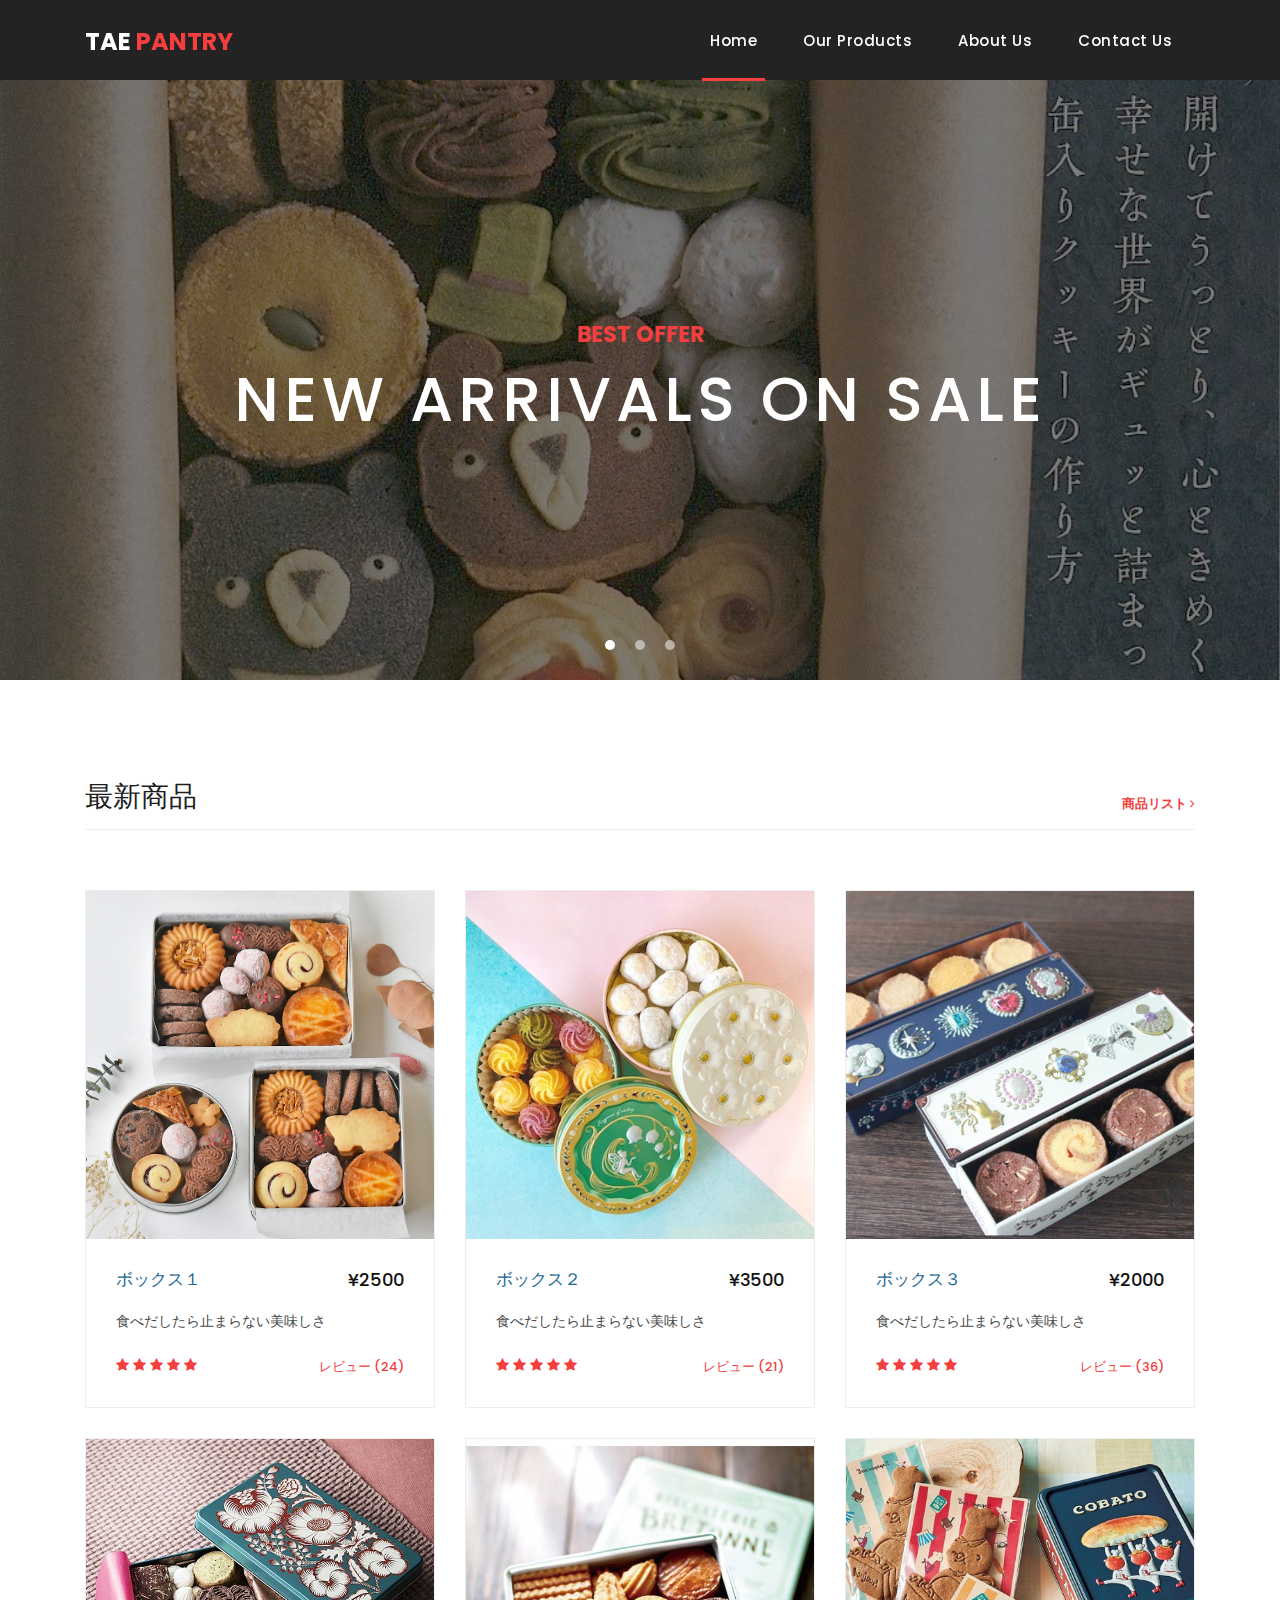
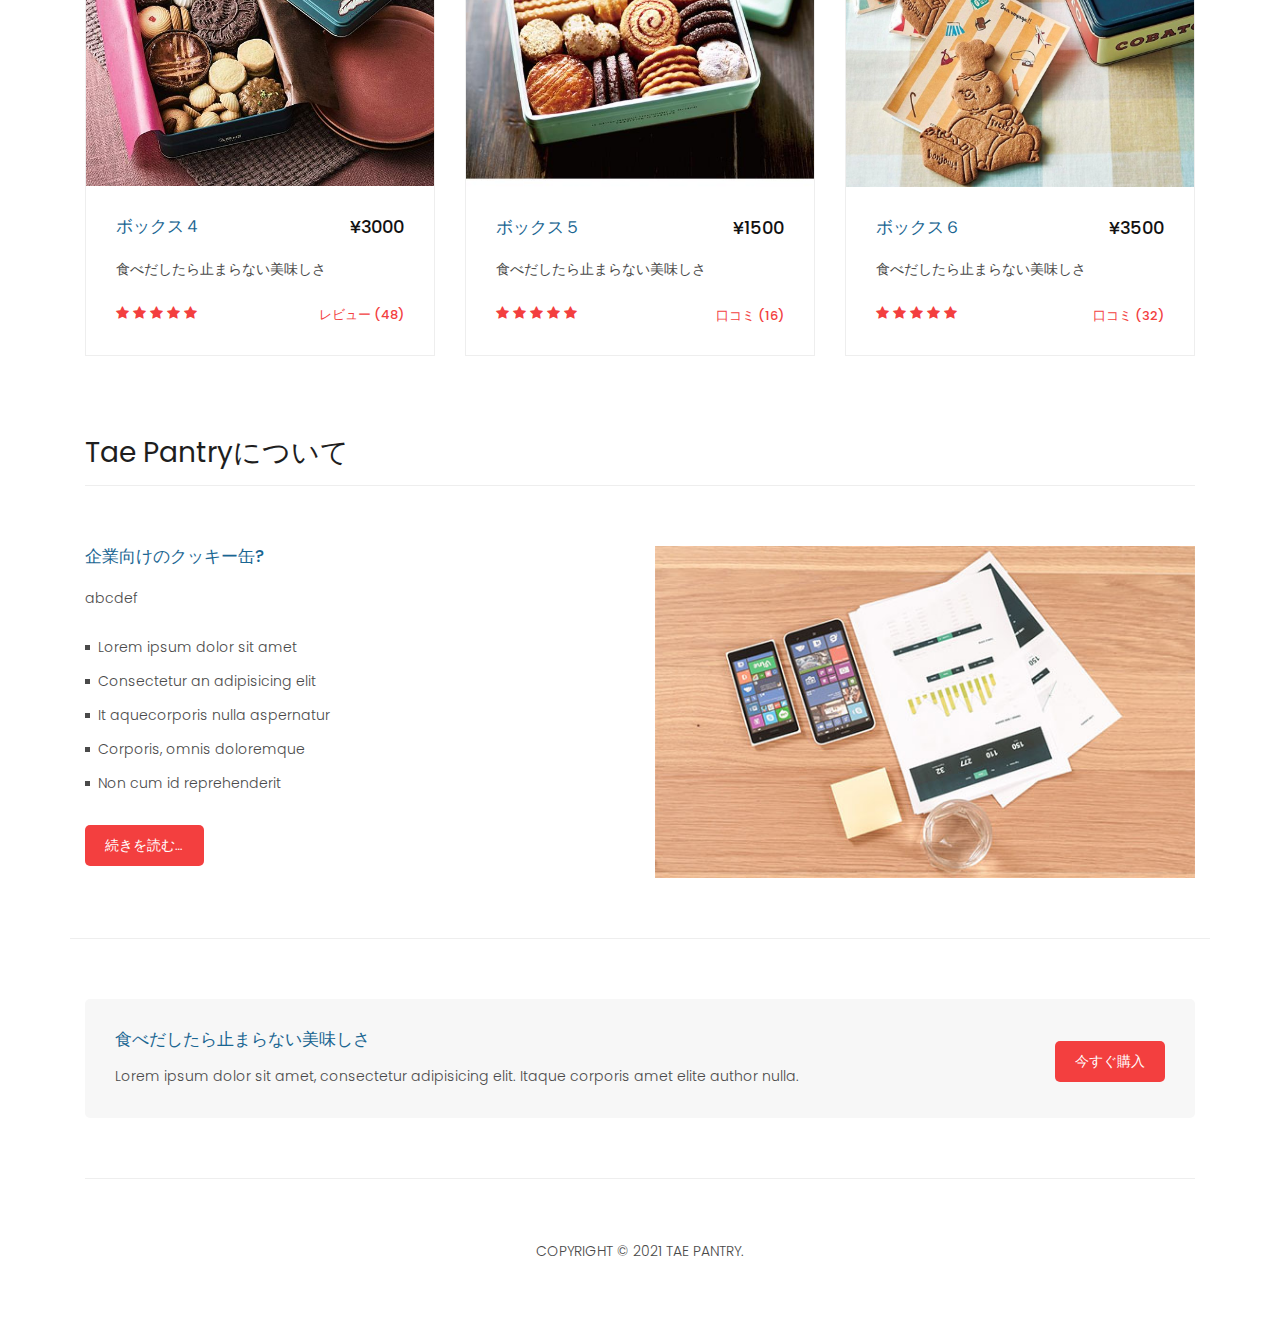
<file: index.html>
<!DOCTYPE html>
<html lang="en">

  <head>

    <meta charset="utf-8">
    <meta name="viewport" content="width=device-width, initial-scale=1, shrink-to-fit=no">
    <meta name="description" content="">
    <meta name="author" content="">
    <link href="https://fonts.googleapis.com/css?family=Poppins:100,200,300,400,500,600,700,800,900&display=swap" rel="stylesheet">

    <title>企業向けクッキー缶</title>

    <!-- Bootstrap core CSS -->
    <link href="vendor/bootstrap/css/bootstrap.min.css" rel="stylesheet">
<!--

TemplateMo 546 Sixteen Clothing

https://templatemo.com/tm-546-sixteen-clothing

-->

    <!-- Additional CSS Files -->
    <link rel="stylesheet" href="assets/css/fontawesome.css">
    <link rel="stylesheet" href="assets/css/templatemo-sixteen.css">
    <link rel="stylesheet" href="assets/css/owl.css">

  </head>

  <body>

    <!-- ***** Preloader Start ***** -->
    <div id="preloader">
        <div class="jumper">
            <div></div>
            <div></div>
            <div></div>
        </div>
    </div>  
    <!-- ***** Preloader End ***** -->

    <!-- Header -->
    <header class="">
      <nav class="navbar navbar-expand-lg">
        <div class="container">
          <a class="navbar-brand" href="index.html"><h2>Tae <em>Pantry</em></h2></a>
          <button class="navbar-toggler" type="button" data-toggle="collapse" data-target="#navbarResponsive" aria-controls="navbarResponsive" aria-expanded="false" aria-label="Toggle navigation">
            <span class="navbar-toggler-icon"></span>
          </button>
          <div class="collapse navbar-collapse" id="navbarResponsive">
            <ul class="navbar-nav ml-auto">
              <li class="nav-item active">
                <a class="nav-link" href="index.html">Home
                  <span class="sr-only">(current)</span>
                </a>
              </li> 
              <li class="nav-item">
                <a class="nav-link" href="products.html">Our Products</a>
              </li>
              <li class="nav-item">
                <a class="nav-link" href="about.html">About Us</a>
              </li>
              <li class="nav-item">
                <a class="nav-link" href="contact.html">Contact Us</a>
              </li>
            </ul>
          </div>
        </div>
      </nav>
    </header>

    <!-- Page Content -->
    <!-- Banner Starts Here -->
    <div class="banner header-text">
      <div class="owl-banner owl-carousel">
        <div class="banner-item-01">
          <div class="text-content">
            <h4>Best Offer</h4>
            <h2>New Arrivals On Sale</h2>
          </div>
        </div>
        <div class="banner-item-02">
          <div class="text-content">
            <h4>Flash Deals</h4>
            <h2>Get your best products</h2>
          </div>
        </div>
        <div class="banner-item-03">
          <div class="text-content">
            <h4>Last Minute</h4>
            <h2>Grab last minute deals</h2>
          </div>
        </div>
      </div>
    </div>
    <!-- Banner Ends Here -->

    <div class="latest-products">
      <div class="container">
        <div class="row">
          <div class="col-md-12">
            <div class="section-heading">
              <h2>最新商品</h2>
              <a href="products.html">商品リスト <i class="fa fa-angle-right"></i></a>
            </div>
          </div>
          <div class="col-md-4">
            <div class="product-item">
              <a href="#"><img src="assets/images/p1.jpg" alt=""></a>
              <div class="down-content">
                <a href="#"><h4>ボックス１</h4></a>
                <h6>¥2500</h6>
                <p>食べだしたら止まらない美味しさ</p>
                <ul class="stars">
                  <li><i class="fa fa-star"></i></li>
                  <li><i class="fa fa-star"></i></li>
                  <li><i class="fa fa-star"></i></li>
                  <li><i class="fa fa-star"></i></li>
                  <li><i class="fa fa-star"></i></li>
                </ul>
                <span>レビュー (24)</span>
              </div>
            </div>
          </div>
          <div class="col-md-4">
            <div class="product-item">
              <a href="#"><img src="assets/images/p2.jpg" alt=""></a>
              <div class="down-content">
                <a href="#"><h4>ボックス２</h4></a>
                <h6>¥3500</h6>
                <p>食べだしたら止まらない美味しさ</p>
                <ul class="stars">
                  <li><i class="fa fa-star"></i></li>
                  <li><i class="fa fa-star"></i></li>
                  <li><i class="fa fa-star"></i></li>
                  <li><i class="fa fa-star"></i></li>
                  <li><i class="fa fa-star"></i></li>
                </ul>
                <span>レビュー (21)</span>
              </div>
            </div>
          </div>
          <div class="col-md-4">
            <div class="product-item">
              <a href="#"><img src="assets/images/p3.jpg" alt=""></a>
              <div class="down-content">
                <a href="#"><h4>ボックス３</h4></a>
                <h6>¥2000</h6>
                <p>食べだしたら止まらない美味しさ</p>
                <ul class="stars">
                  <li><i class="fa fa-star"></i></li>
                  <li><i class="fa fa-star"></i></li>
                  <li><i class="fa fa-star"></i></li>
                  <li><i class="fa fa-star"></i></li>
                  <li><i class="fa fa-star"></i></li>
                </ul>
                <span>レビュー (36)</span>
              </div>
            </div>
          </div>
          <div class="col-md-4">
            <div class="product-item">
              <a href="#"><img src="assets/images/p4.jpg" alt=""></a>
              <div class="down-content">
                <a href="#"><h4>ボックス４</h4></a>
                <h6>¥3000</h6>
                <p>食べだしたら止まらない美味しさ</p>
                <ul class="stars">
                  <li><i class="fa fa-star"></i></li>
                  <li><i class="fa fa-star"></i></li>
                  <li><i class="fa fa-star"></i></li>
                  <li><i class="fa fa-star"></i></li>
                  <li><i class="fa fa-star"></i></li>
                </ul>
                <span>レビュー (48)</span>
              </div>
            </div>
          </div>
          <div class="col-md-4">
            <div class="product-item">
              <a href="#"><img src="assets/images/p5.jpg" alt=""></a>
              <div class="down-content">
                <a href="#"><h4>ボックス５</h4></a>
                <h6>¥1500</h6>
                <p>食べだしたら止まらない美味しさ</p>
                <ul class="stars">
                  <li><i class="fa fa-star"></i></li>
                  <li><i class="fa fa-star"></i></li>
                  <li><i class="fa fa-star"></i></li>
                  <li><i class="fa fa-star"></i></li>
                  <li><i class="fa fa-star"></i></li>
                </ul>
                <span>口コミ (16)</span>
              </div>
            </div>
          </div>
          <div class="col-md-4">
            <div class="product-item">
              <a href="#"><img src="assets/images/p6.jpg" alt=""></a>
              <div class="down-content">
                <a href="#"><h4>ボックス６</h4></a>
                <h6>¥3500</h6>
                <p>食べだしたら止まらない美味しさ</p>
                <ul class="stars">
                  <li><i class="fa fa-star"></i></li>
                  <li><i class="fa fa-star"></i></li>
                  <li><i class="fa fa-star"></i></li>
                  <li><i class="fa fa-star"></i></li>
                  <li><i class="fa fa-star"></i></li>
                </ul>
                <span>口コミ (32)</span>
              </div>
            </div>
          </div>
        </div>
      </div>
    </div>

    <div class="best-features">
      <div class="container">
        <div class="row">
          <div class="col-md-12">
            <div class="section-heading">
              <h2>Tae Pantryについて</h2>
            </div>
          </div>
          <div class="col-md-6">
            <div class="left-content">
              <h4>企業向けのクッキー缶?</h4>
              <p>abcdef</p>
              <ul class="featured-list">
                <li><a href="#">Lorem ipsum dolor sit amet</a></li>
                <li><a href="#">Consectetur an adipisicing elit</a></li>
                <li><a href="#">It aquecorporis nulla aspernatur</a></li>
                <li><a href="#">Corporis, omnis doloremque</a></li>
                <li><a href="#">Non cum id reprehenderit</a></li>
              </ul>
              <a href="about.html" class="filled-button">続きを読む…</a>
            </div>
          </div>
          <div class="col-md-6">
            <div class="right-image">
              <img src="assets/images/feature-image.jpg" alt="">
            </div>
          </div>
        </div>
      </div>
    </div>


    <div class="call-to-action">
      <div class="container">
        <div class="row">
          <div class="col-md-12">
            <div class="inner-content">
              <div class="row">
                <div class="col-md-8">
                  <h4>食べだしたら止まらない美味しさ</h4>
                  <p>Lorem ipsum dolor sit amet, consectetur adipisicing elit. Itaque corporis amet elite author nulla.</p>
                </div>
                <div class="col-md-4">
                  <a href="#" class="filled-button">今すぐ購入</a>
                </div>
              </div>
            </div>
          </div>
        </div>
      </div>
    </div>

    
    <footer>
      <div class="container">
        <div class="row">
          <div class="col-md-12">
            <div class="inner-content">
              <p>Copyright &copy; 2021 Tae Pantry.
            
            </p>
            </div>
          </div>
        </div>
      </div>
    </footer>


    <!-- Bootstrap core JavaScript -->
    <script src="vendor/jquery/jquery.min.js"></script>
    <script src="vendor/bootstrap/js/bootstrap.bundle.min.js"></script>


    <!-- Additional Scripts -->
    <script src="assets/js/custom.js"></script>
    <script src="assets/js/owl.js"></script>
    <script src="assets/js/slick.js"></script>
    <script src="assets/js/isotope.js"></script>
    <script src="assets/js/accordions.js"></script>


    <script language = "text/Javascript"> 
      cleared[0] = cleared[1] = cleared[2] = 0; //set a cleared flag for each field
      function clearField(t){                   //declaring the array outside of the
      if(! cleared[t.id]){                      // function makes it static and global
          cleared[t.id] = 1;  // you could use true and false, but that's more typing
          t.value='';         // with more chance of typos
          t.style.color='#fff';
          }
      }
    </script>


  </body>

</html>
</file>
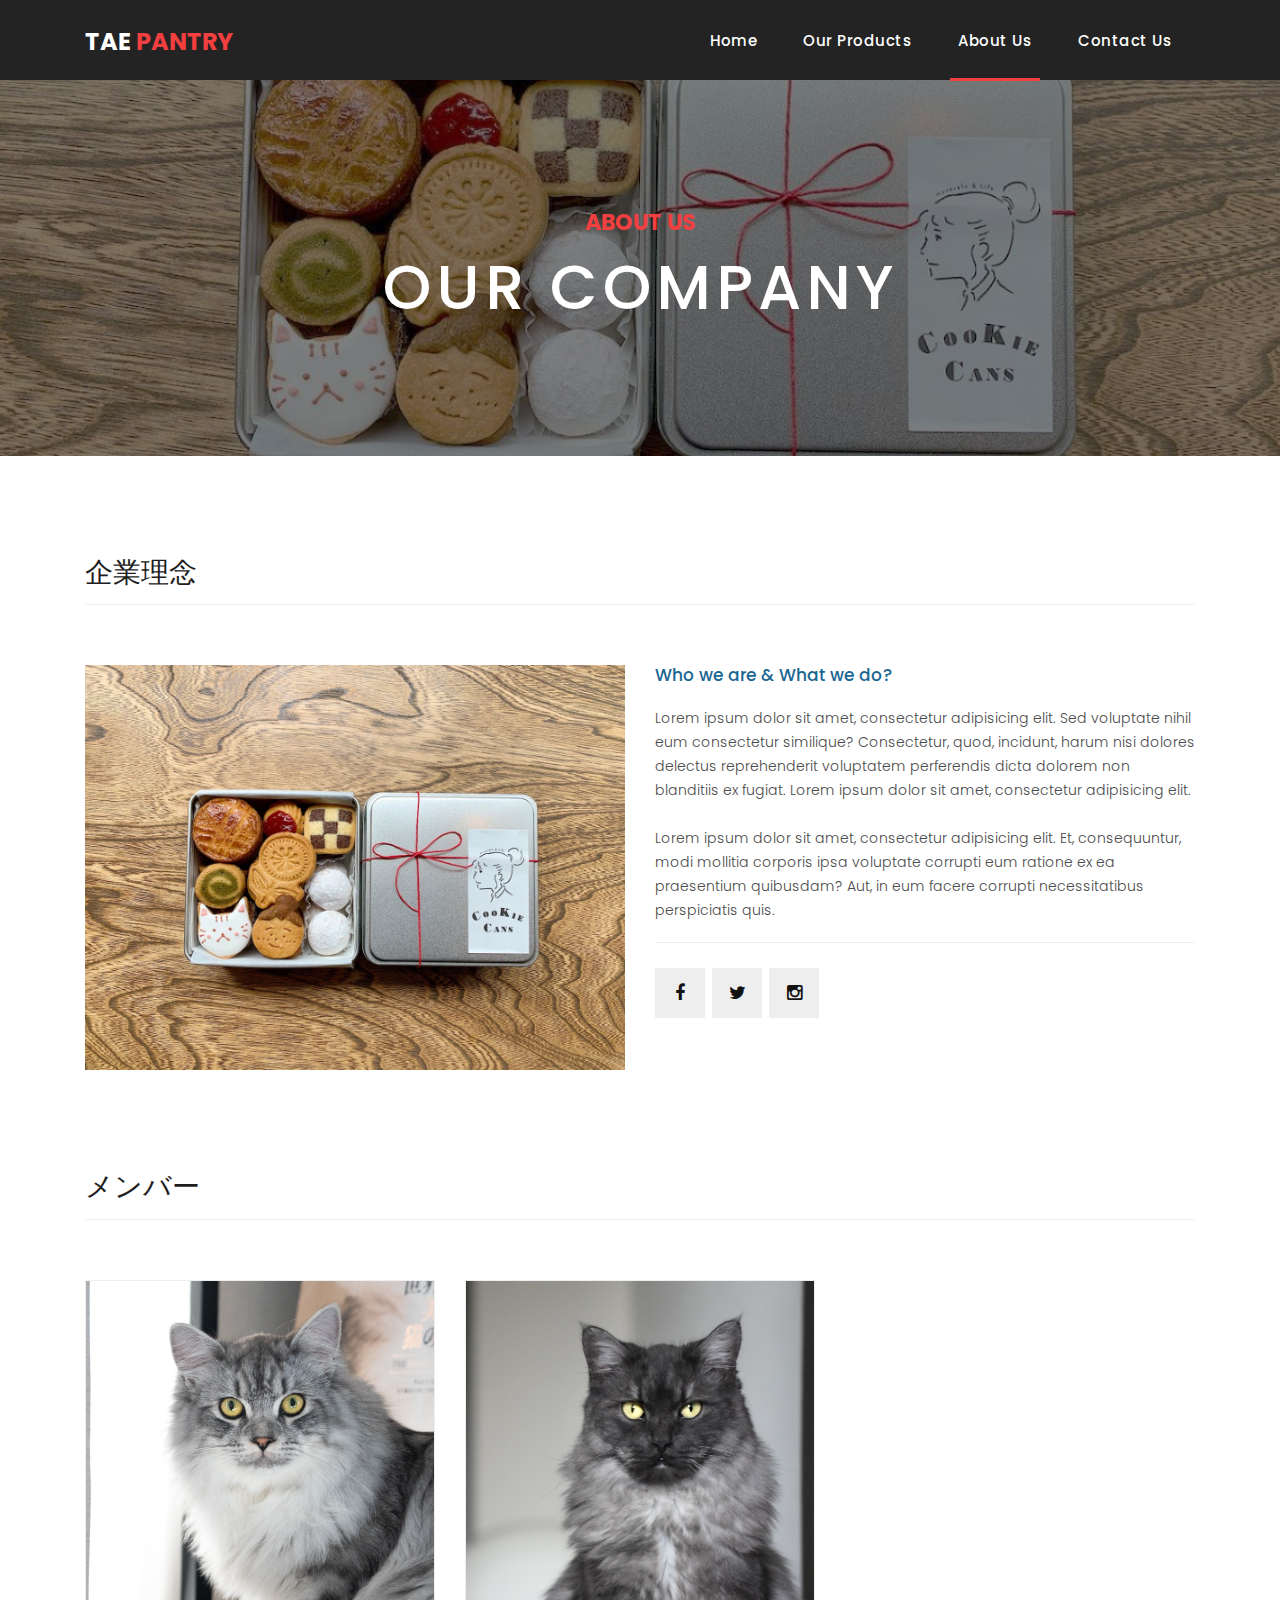
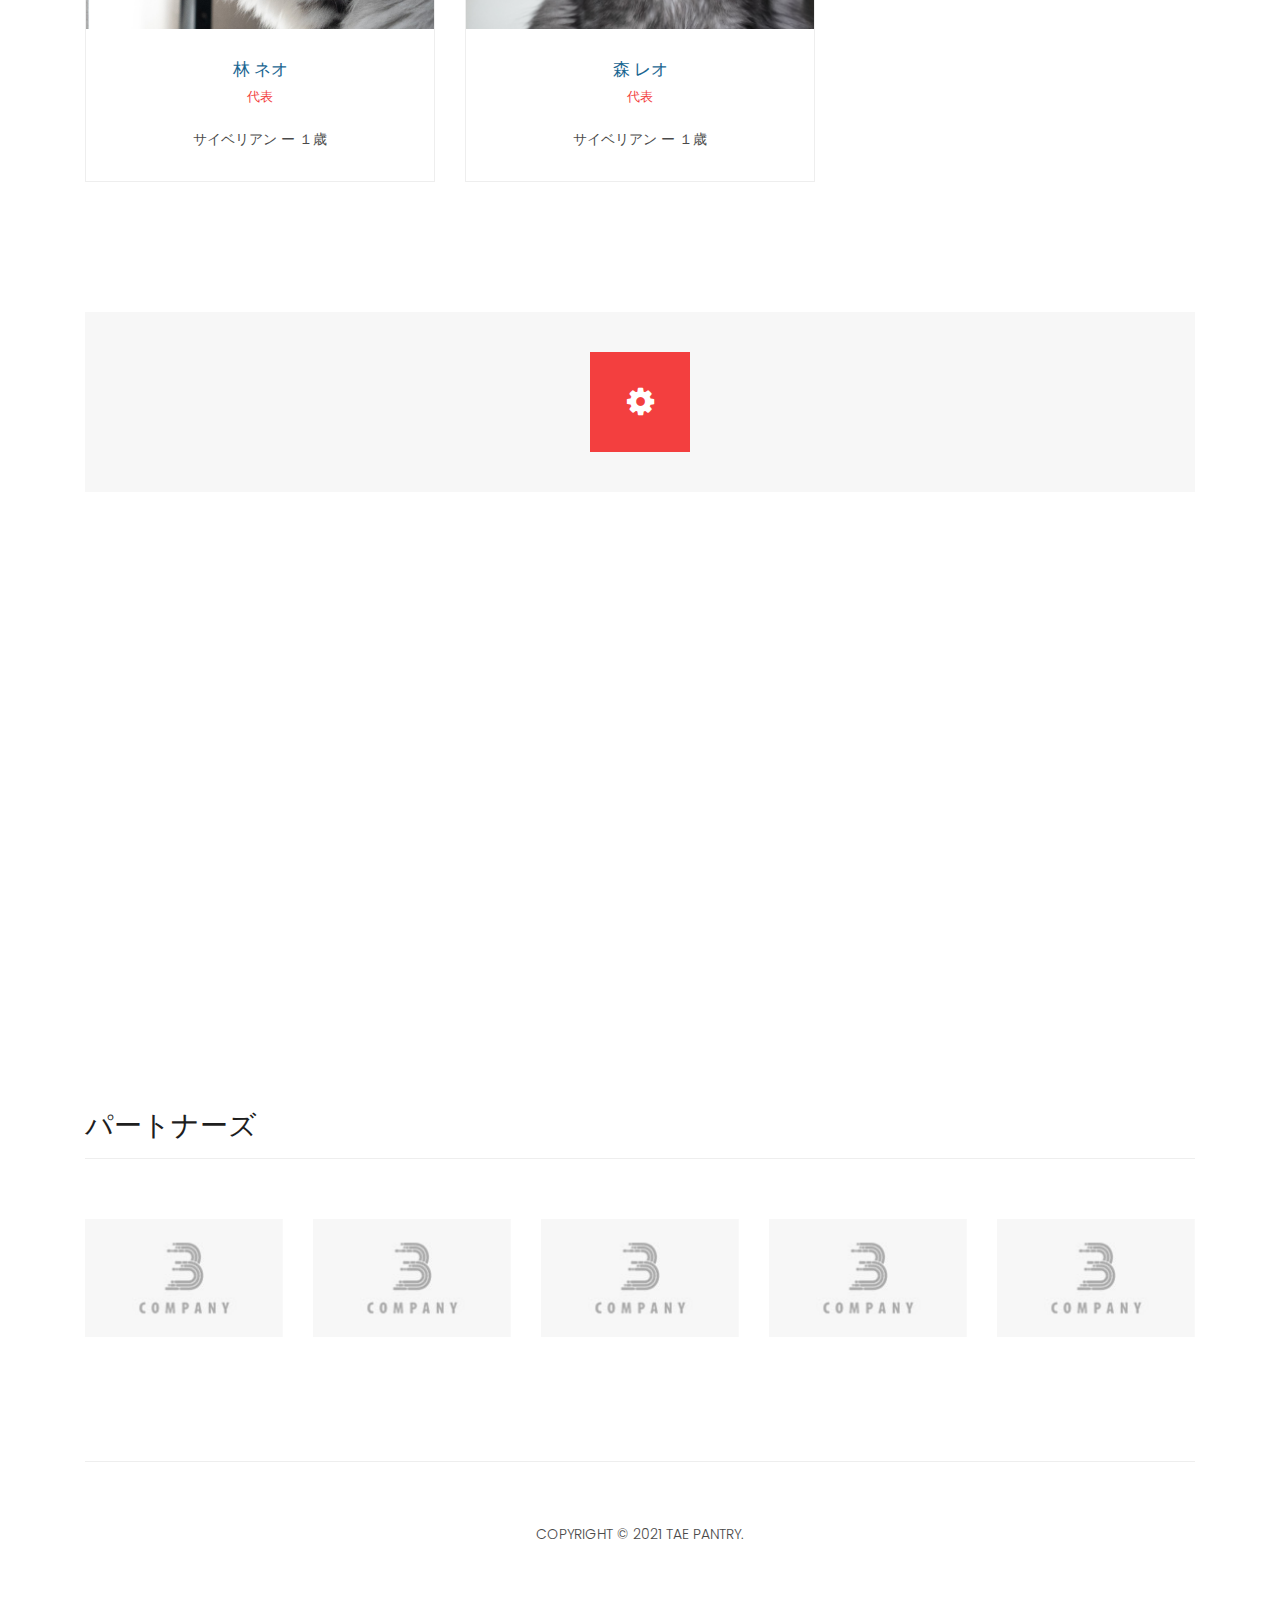
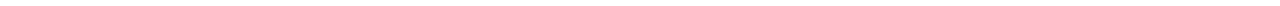
<file: about.html>
<!DOCTYPE html>
<html lang="en">

  <head>

    <meta charset="utf-8">
    <meta name="viewport" content="width=device-width, initial-scale=1, shrink-to-fit=no">
    <meta name="description" content="">
    <meta name="author" content="">
    <link href="https://fonts.googleapis.com/css?family=Poppins:100,200,300,400,500,600,700,800,900&display=swap" rel="stylesheet">

    <title>企業向けクッキー缶 - Tae Pantryについて</title>

    <!-- Bootstrap core CSS -->
    <link href="vendor/bootstrap/css/bootstrap.min.css" rel="stylesheet">
<!--

TemplateMo 546 Sixteen Clothing

https://templatemo.com/tm-546-sixteen-clothing

-->

    <!-- Additional CSS Files -->
    <link rel="stylesheet" href="assets/css/fontawesome.css">
    <link rel="stylesheet" href="assets/css/templatemo-sixteen.css">
    <link rel="stylesheet" href="assets/css/owl.css">

  </head>

  <body>

    <!-- ***** Preloader Start ***** -->
    <div id="preloader">
        <div class="jumper">
            <div></div>
            <div></div>
            <div></div>
        </div>
    </div>  
    <!-- ***** Preloader End ***** -->

    <!-- Header -->
    <header class="">
      <nav class="navbar navbar-expand-lg">
        <div class="container">
          <a class="navbar-brand" href="index.html"><h2>Tae <em>Pantry</em></h2></a>
          <button class="navbar-toggler" type="button" data-toggle="collapse" data-target="#navbarResponsive" aria-controls="navbarResponsive" aria-expanded="false" aria-label="Toggle navigation">
            <span class="navbar-toggler-icon"></span>
          </button>
          <div class="collapse navbar-collapse" id="navbarResponsive">
            <ul class="navbar-nav ml-auto">
              <li class="nav-item">
                <a class="nav-link" href="index.html">Home
                  <span class="sr-only">(current)</span>
                </a>
              </li> 
              <li class="nav-item">
                <a class="nav-link" href="products.html">Our Products</a>
              </li>
              <li class="nav-item active">
                <a class="nav-link" href="about.html">About Us</a>
              </li>
              <li class="nav-item">
                <a class="nav-link" href="contact.html">Contact Us</a>
              </li>
            </ul>
          </div>
        </div>
      </nav>
    </header>

    <!-- Page Content -->
    <div class="page-heading about-heading header-text">
      <div class="container">
        <div class="row">
          <div class="col-md-12">
            <div class="text-content">
              <h4>about us</h4>
              <h2>our company</h2>
            </div>
          </div>
        </div>
      </div>
    </div>


    <div class="best-features about-features">
      <div class="container">
        <div class="row">
          <div class="col-md-12">
            <div class="section-heading">
              <h2>企業理念</h2>
            </div>
          </div>
          <div class="col-md-6">
            <div class="right-image">
              <img src="assets/images/can4.jpg" alt="">
            </div>
          </div>
          <div class="col-md-6">
            <div class="left-content">
              <h4>Who we are &amp; What we do?</h4>
              <p>Lorem ipsum dolor sit amet, consectetur adipisicing elit. Sed voluptate nihil eum consectetur similique? Consectetur, quod, incidunt, harum nisi dolores delectus reprehenderit voluptatem perferendis dicta dolorem non blanditiis ex fugiat. Lorem ipsum dolor sit amet, consectetur adipisicing elit.<br><br>Lorem ipsum dolor sit amet, consectetur adipisicing elit. Et, consequuntur, modi mollitia corporis ipsa voluptate corrupti eum ratione ex ea praesentium quibusdam? Aut, in eum facere corrupti necessitatibus perspiciatis quis.</p>
              <ul class="social-icons">
                <li><a href="#"><i class="fa fa-facebook"></i></a></li>
                <li><a href="#"><i class="fa fa-twitter"></i></a></li>
                <li><a href="#"><i class="fa fa-instagram"></i></a></li>
              </ul>
            </div>
          </div>
        </div>
      </div>
    </div>

    
    <div class="team-members">
      <div class="container">
        <div class="row">
          <div class="col-md-12">
            <div class="section-heading">
              <h2>メンバー</h2>
            </div>
          </div>
          <div class="col-md-4">
            <div class="team-member">
              <div class="thumb-container">
                <img src="assets/images/neo.jpg" alt="">
                <div class="hover-effect">
                  <div class="hover-content">
                    <ul class="social-icons">
                      <li><a href="#"><i class="fa fa-facebook"></i></a></li>
                      <li><a href="#"><i class="fa fa-twitter"></i></a></li>
                      <li><a href="#"><i class="fa fa-instagram"></i></a></li>
                    </ul>
                  </div>
                </div>
              </div>
              <div class="down-content">
                <h4>林 ネオ</h4>
                <span>代表</span>
                <p>サイベリアン ー １歳</p>
              </div>
            </div>
          </div>
          <div class="col-md-4">
            <div class="team-member">
              <div class="thumb-container">
                <img src="assets/images/leo.jpg" alt="">
                <div class="hover-effect">
                  <div class="hover-content">
                    <ul class="social-icons">
                      <li><a href="#"><i class="fa fa-facebook"></i></a></li>
                      <li><a href="#"><i class="fa fa-twitter"></i></a></li>
                      <li><a href="#"><i class="fa fa-linkedin"></i></a></li>
                    </ul>
                  </div>
                </div>
              </div>
              <div class="down-content">
                <h4>森 レオ</h4>
                <span>代表</span>
                <p>サイベリアン ー １歳</p>
              </div>
            </div>
          </div>
          
        </div>
      </div>
    </div>


    <div class="services">
      <div class="container">
        <div class="row">
          <div class="col-md-12">
            <div class="service-item">
              <div class="icon">
                <i class="fa fa-gear"></i>
              </div>
              <div class="down-content">
                <iframe width="100%" height="330" src="https://www.youtube.com/embed/y9wh-4P7QEE" title="YouTube video player" frameborder="0" allow="accelerometer; autoplay; clipboard-write; encrypted-media; gyroscope; picture-in-picture" allowfullscreen></iframe>
              </div>
            </div>
          </div>          
        </div>
      </div>
    </div>


    <div class="happy-clients">
      <div class="container">
        <div class="row">
          <div class="col-md-12">
            <div class="section-heading">
              <h2>パートナーズ</h2>
            </div>
          </div>
          <div class="col-md-12">
            <div class="owl-clients owl-carousel">
              <div class="client-item">
                <img src="assets/images/client-01.png" alt="1">
              </div>
              
              <div class="client-item">
                <img src="assets/images/client-01.png" alt="2">
              </div>
              
              <div class="client-item">
                <img src="assets/images/client-01.png" alt="3">
              </div>
              
              <div class="client-item">
                <img src="assets/images/client-01.png" alt="4">
              </div>
              
              <div class="client-item">
                <img src="assets/images/client-01.png" alt="5">
              </div>
              
              <div class="client-item">
                <img src="assets/images/client-01.png" alt="6">
              </div>
            </div>
          </div>
        </div>
      </div>
    </div>

    
    <footer>
      <div class="container">
        <div class="row">
          <div class="col-md-12">
            <div class="inner-content">
              <p>Copyright &copy; 2021 Tae Pantry.          
            </p>
            </div>
          </div>
        </div>
      </div>
    </footer>


    <!-- Bootstrap core JavaScript -->
    <script src="vendor/jquery/jquery.min.js"></script>
    <script src="vendor/bootstrap/js/bootstrap.bundle.min.js"></script>


    <!-- Additional Scripts -->
    <script src="assets/js/custom.js"></script>
    <script src="assets/js/owl.js"></script>
    <script src="assets/js/slick.js"></script>
    <script src="assets/js/isotope.js"></script>
    <script src="assets/js/accordions.js"></script>


    <script language = "text/Javascript"> 
      cleared[0] = cleared[1] = cleared[2] = 0; //set a cleared flag for each field
      function clearField(t){                   //declaring the array outside of the
      if(! cleared[t.id]){                      // function makes it static and global
          cleared[t.id] = 1;  // you could use true and false, but that's more typing
          t.value='';         // with more chance of typos
          t.style.color='#fff';
          }
      }
    </script>


  </body>

</html>
</file>
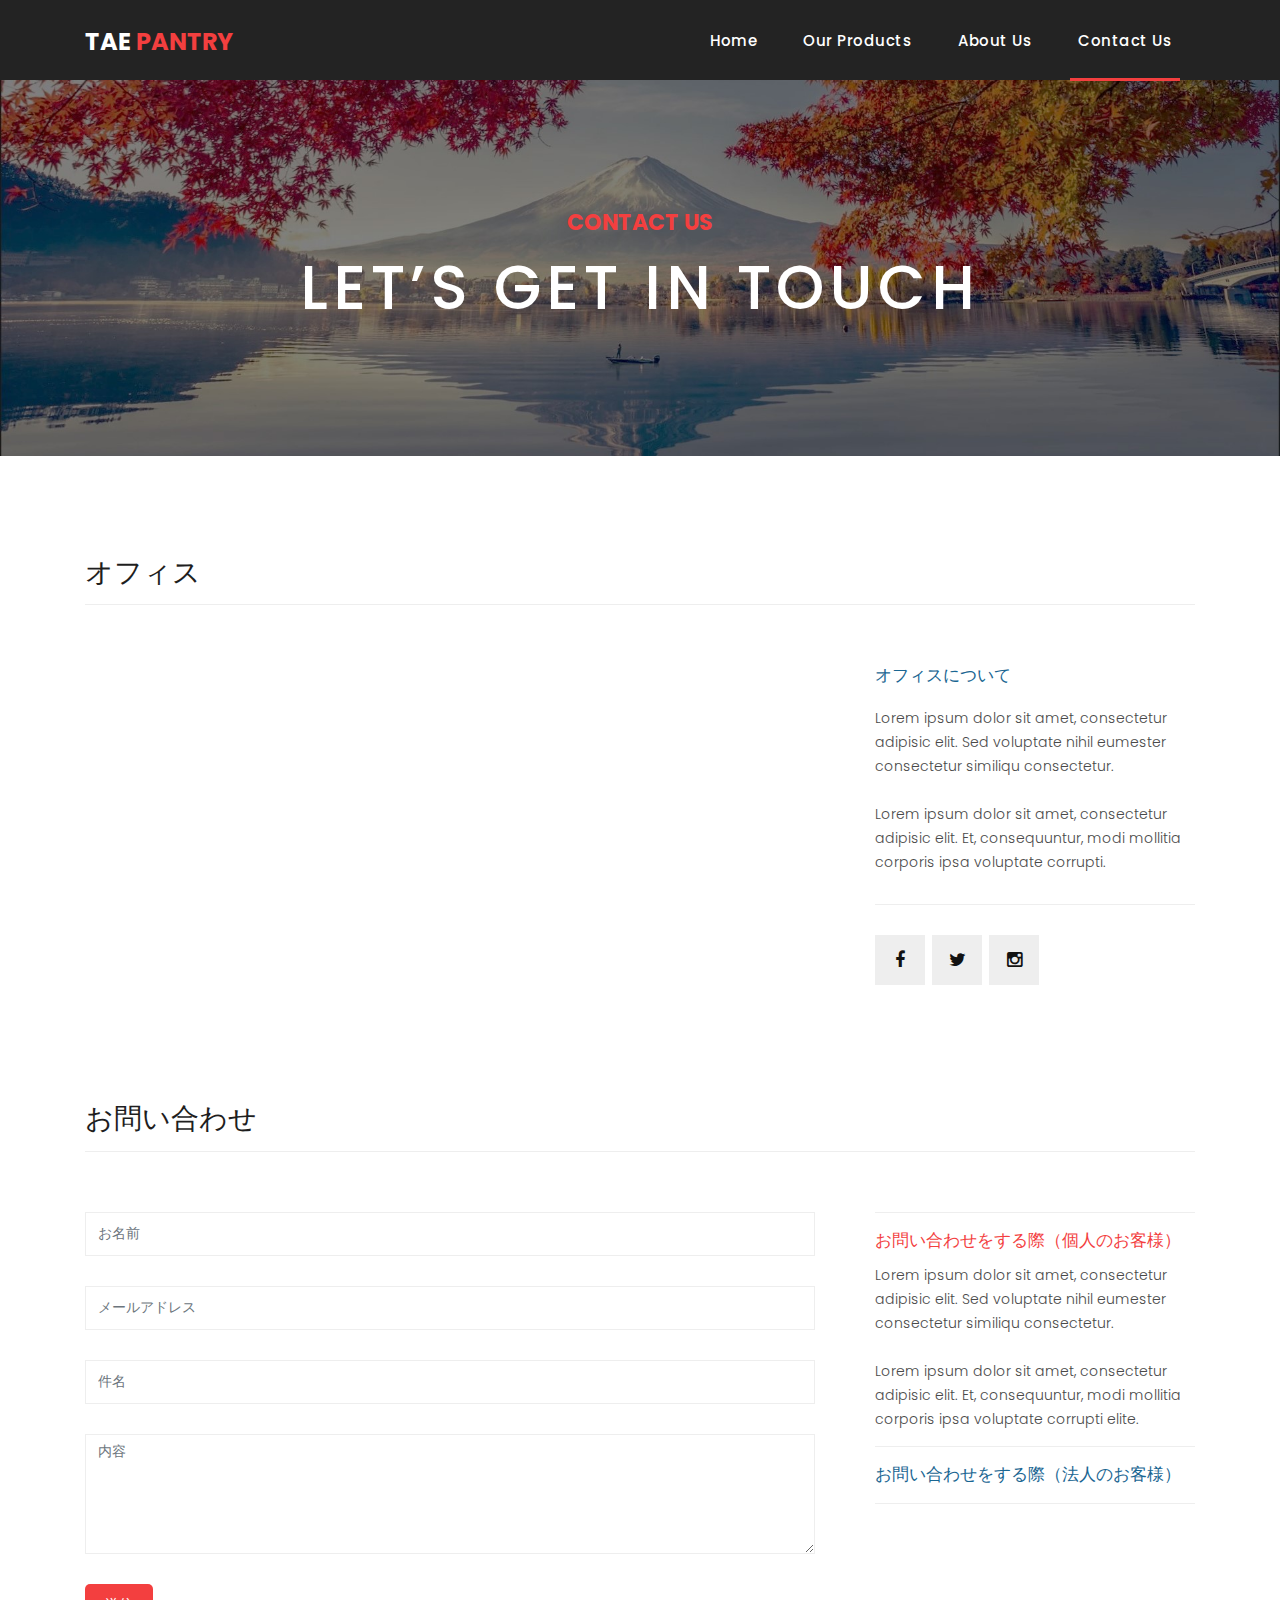
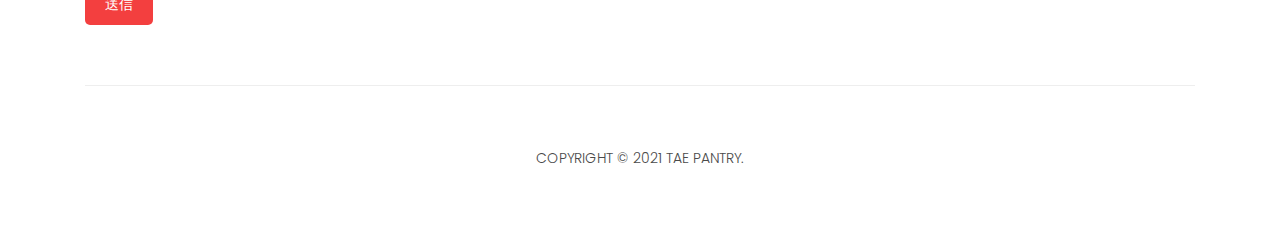
<file: contact.html>
<!DOCTYPE html>
<html lang="en">

  <head>

    <meta charset="utf-8">
    <meta name="viewport" content="width=device-width, initial-scale=1, shrink-to-fit=no">
    <meta name="description" content="">
    <meta name="author" content="">
    <link href="https://fonts.googleapis.com/css?family=Poppins:100,200,300,400,500,600,700,800,900&display=swap" rel="stylesheet">

    <title>企業向けクッキー缶 - お問い合わせ</title>

    <!-- Bootstrap core CSS -->
    <link href="vendor/bootstrap/css/bootstrap.min.css" rel="stylesheet">
<!--

TemplateMo 546 Sixteen Clothing

https://templatemo.com/tm-546-sixteen-clothing

-->

    <!-- Additional CSS Files -->
    <link rel="stylesheet" href="assets/css/fontawesome.css">
    <link rel="stylesheet" href="assets/css/templatemo-sixteen.css">
    <link rel="stylesheet" href="assets/css/owl.css">

  </head>

  <body>

    <!-- ***** Preloader Start ***** -->
    <div id="preloader">
        <div class="jumper">
            <div></div>
            <div></div>
            <div></div>
        </div>
    </div>  
    <!-- ***** Preloader End ***** -->

    <!-- Header -->
    <header class="">
      <nav class="navbar navbar-expand-lg">
        <div class="container">
          <a class="navbar-brand" href="index.html"><h2>Tae <em>Pantry</em></h2></a>
          <button class="navbar-toggler" type="button" data-toggle="collapse" data-target="#navbarResponsive" aria-controls="navbarResponsive" aria-expanded="false" aria-label="Toggle navigation">
            <span class="navbar-toggler-icon"></span>
          </button>
          <div class="collapse navbar-collapse" id="navbarResponsive">
            <ul class="navbar-nav ml-auto">
              <li class="nav-item">
                <a class="nav-link" href="index.html">Home
                  <span class="sr-only">(current)</span>
                </a>
              </li> 
              <li class="nav-item">
                <a class="nav-link" href="products.html">Our Products</a>
              </li>
              <li class="nav-item">
                <a class="nav-link" href="about.html">About Us</a>
              </li>
              <li class="nav-item active">
                <a class="nav-link" href="contact.html">Contact Us</a>
              </li>
            </ul>
          </div>
        </div>
      </nav>
    </header>

    <!-- Page Content -->
    <div class="page-heading contact-heading header-text">
      <div class="container">
        <div class="row">
          <div class="col-md-12">
            <div class="text-content">
              <h4>contact us</h4>
              <h2>let’s get in touch</h2>
            </div>
          </div>
        </div>
      </div>
    </div>


    <div class="find-us">
      <div class="container">
        <div class="row">
          <div class="col-md-12">
            <div class="section-heading">
              <h2>オフィス</h2>
            </div>
          </div>
          <div class="col-md-8">
<!-- How to change your own map point
	1. Go to Google Maps
	2. Click on your location point
	3. Click "Share" and choose "Embed map" tab
	4. Copy only URL and paste it within the src="" field below
-->
            <div id="map">
              <iframe src="https://www.google.com/maps/embed?pb=!1m18!1m12!1m3!1d12969.149611699118!2d139.7249756617197!3d35.64529006684152!2m3!1f0!2f0!3f0!3m2!1i1024!2i768!4f13.1!3m3!1m2!1s0x60188ba6b60c21f7%3A0xb30be02b6f6dbce9!2s1-ch%C5%8Dme-8%20Minamiazabu%2C%20Minato%20City%2C%20Tokyo%20106-0047!5e0!3m2!1sen!2sjp!4v1635510226356!5m2!1sen!2sjp" width="100%" height="330" style="border:0;" allowfullscreen="" loading="lazy"></iframe>
            </div>

          </div>
          <div class="col-md-4">
            <div class="left-content">
              <h4>オフィスについて</h4>
              <p>Lorem ipsum dolor sit amet, consectetur adipisic elit. Sed voluptate nihil eumester consectetur similiqu consectetur.<br><br>Lorem ipsum dolor sit amet, consectetur adipisic elit. Et, consequuntur, modi mollitia corporis ipsa voluptate corrupti.</p>
              <ul class="social-icons">
                <li><a href="#"><i class="fa fa-facebook"></i></a></li>
                <li><a href="#"><i class="fa fa-twitter"></i></a></li>
                <li><a href="#"><i class="fa fa-instagram"></i></a></li>
              </ul>
            </div>
          </div>
        </div>
      </div>
    </div>

    
    <div class="send-message">
      <div class="container">
        <div class="row">
          <div class="col-md-12">
            <div class="section-heading">
              <h2>お問い合わせ</h2>
            </div>
          </div>
          <div class="col-md-8">
            <div class="contact-form">
              <form id="contact" action="" method="post">
                <div class="row">
                  <div class="col-lg-12 col-md-12 col-sm-12">
                    <fieldset>
                      <input name="name" type="text" class="form-control" id="name" placeholder="お名前" required="">
                    </fieldset>
                  </div>
                  <div class="col-lg-12 col-md-12 col-sm-12">
                    <fieldset>
                      <input name="email" type="text" class="form-control" id="email" placeholder="メールアドレス" required="">
                    </fieldset>
                  </div>
                  <div class="col-lg-12 col-md-12 col-sm-12">
                    <fieldset>
                      <input name="subject" type="text" class="form-control" id="subject" placeholder="件名" required="">
                    </fieldset>
                  </div>
                  <div class="col-lg-12">
                    <fieldset>
                      <textarea name="message" rows="6" class="form-control" id="message" placeholder="内容" required=""></textarea>
                    </fieldset>
                  </div>
                  <div class="col-lg-12">
                    <fieldset>
                      <button type="submit" id="form-submit" class="filled-button">送信</button>
                    </fieldset>
                  </div>
                </div>
              </form>
            </div>
          </div>
          <div class="col-md-4">
            <ul class="accordion">
              <li>
                  <a>お問い合わせをする際（個人のお客様）</a>
                  <div class="content">
                      <p>Lorem ipsum dolor sit amet, consectetur adipisic elit. Sed voluptate nihil eumester consectetur similiqu consectetur.<br><br>Lorem ipsum dolor sit amet, consectetur adipisic elit. Et, consequuntur, modi mollitia corporis ipsa voluptate corrupti elite.</p>
                  </div>
              </li>
              <li>
                  <a>お問い合わせをする際（法人のお客様）</a>
                  <div class="content">
                      <p>Lorem ipsum dolor sit amet, consectetur adipisic elit. Sed voluptate nihil eumester consectetur similiqu consectetur.<br><br>Lorem ipsum dolor sit amet, consectetur adipisic elit. Et, consequuntur, modi mollitia corporis ipsa voluptate corrupti elite.</p>
                  </div>
              </li>
            </ul>
          </div>
        </div>
      </div>
    </div>

       
    <footer>
      <div class="container">
        <div class="row">
          <div class="col-md-12">
            <div class="inner-content">
              <p>Copyright &copy; 2021 Tae Pantry.          
            </p>
            </div>
          </div>
        </div>
      </div>
    </footer>


    <!-- Bootstrap core JavaScript -->
    <script src="vendor/jquery/jquery.min.js"></script>
    <script src="vendor/bootstrap/js/bootstrap.bundle.min.js"></script>


    <!-- Additional Scripts -->
    <script src="assets/js/custom.js"></script>
    <script src="assets/js/owl.js"></script>
    <script src="assets/js/slick.js"></script>
    <script src="assets/js/isotope.js"></script>
    <script src="assets/js/accordions.js"></script>


    <script language = "text/Javascript"> 
      cleared[0] = cleared[1] = cleared[2] = 0; //set a cleared flag for each field
      function clearField(t){                   //declaring the array outside of the
      if(! cleared[t.id]){                      // function makes it static and global
          cleared[t.id] = 1;  // you could use true and false, but that's more typing
          t.value='';         // with more chance of typos
          t.style.color='#fff';
          }
      }
    </script>


  </body>

</html>
</file>
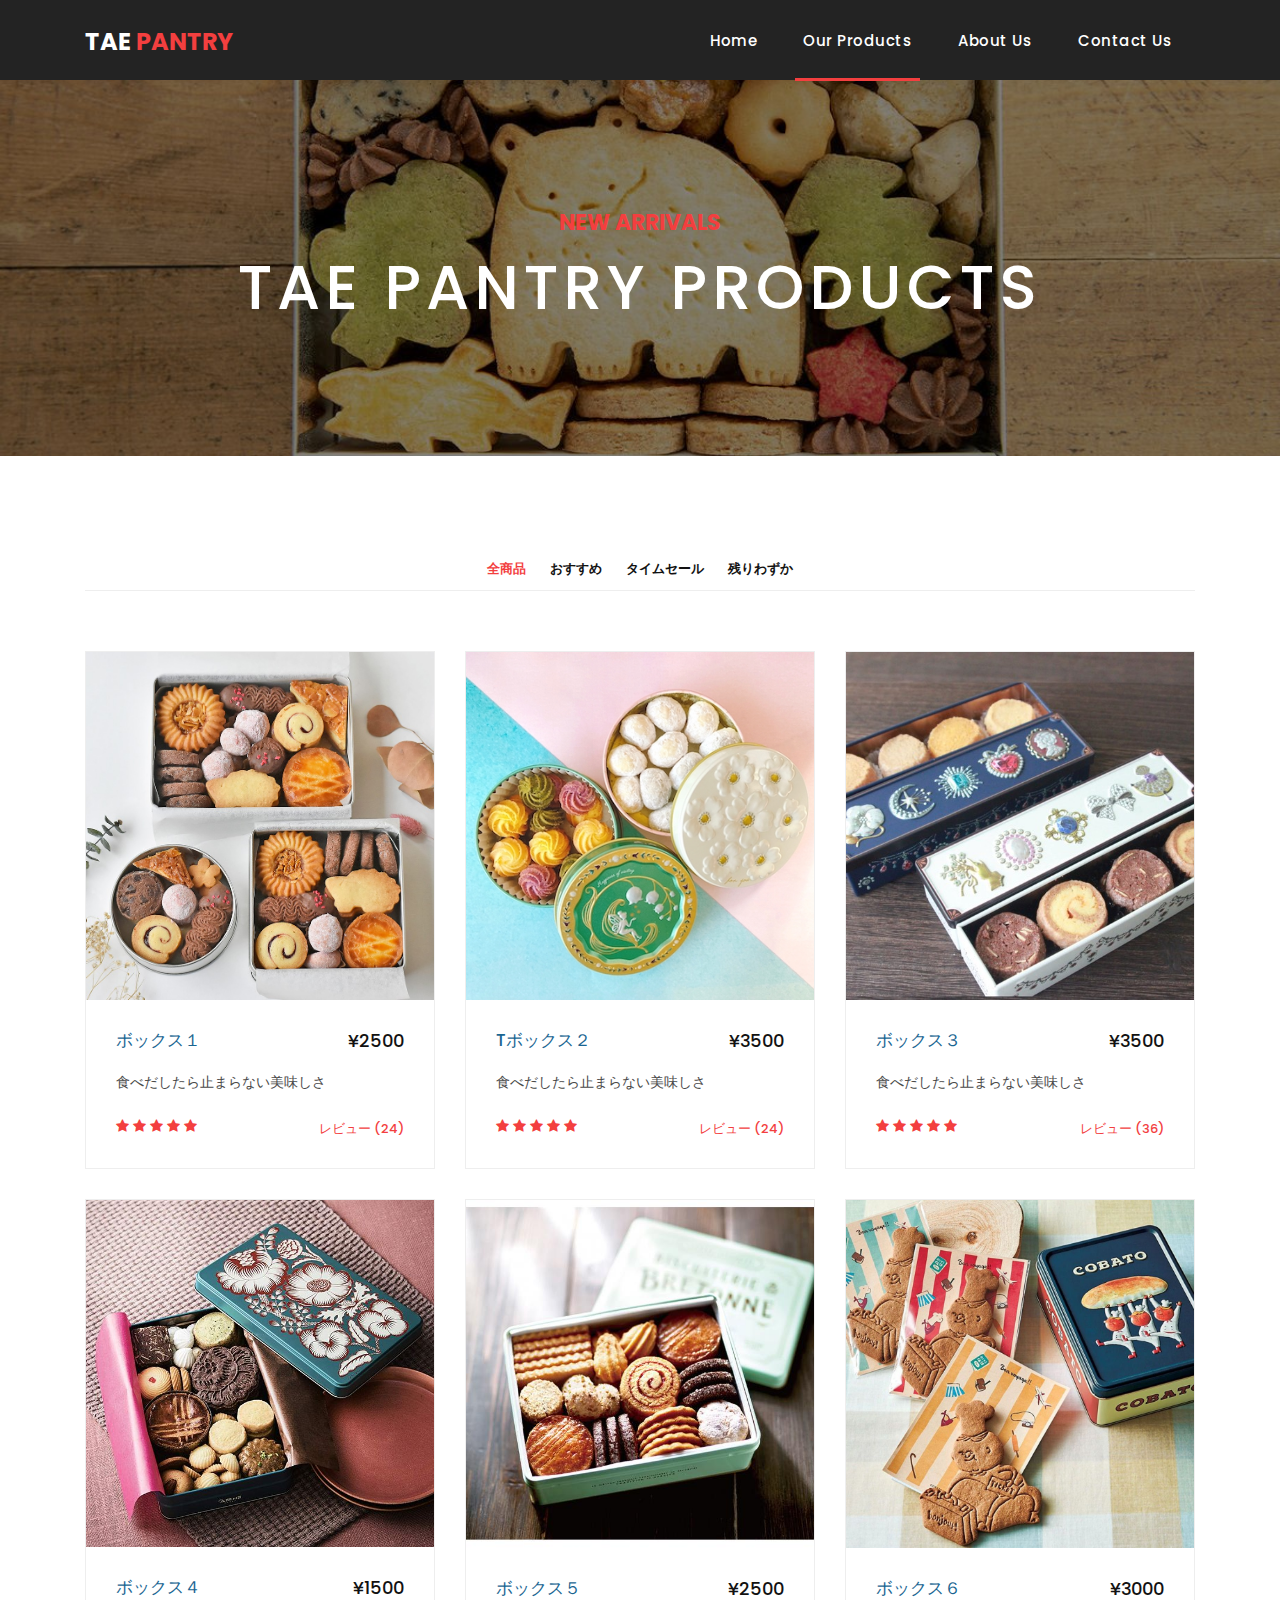
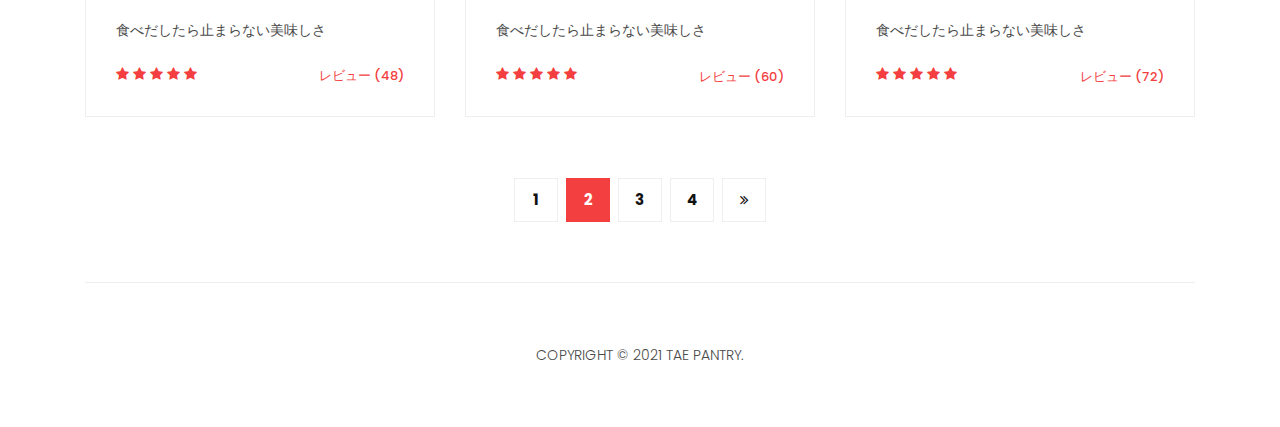
<file: products.html>
<!DOCTYPE html>
<html lang="en">

  <head>

    <meta charset="utf-8">
    <meta name="viewport" content="width=device-width, initial-scale=1, shrink-to-fit=no">
    <meta name="description" content="">
    <meta name="author" content="">
    <link href="https://fonts.googleapis.com/css?family=Poppins:100,200,300,400,500,600,700,800,900&display=swap" rel="stylesheet">

    <title>企業向けクッキー缶 - 商品リスト</title>

    <!-- Bootstrap core CSS -->
    <link href="vendor/bootstrap/css/bootstrap.min.css" rel="stylesheet">
<!--

TemplateMo 546 Sixteen Clothing

https://templatemo.com/tm-546-sixteen-clothing

-->

    <!-- Additional CSS Files -->
    <link rel="stylesheet" href="assets/css/fontawesome.css">
    <link rel="stylesheet" href="assets/css/templatemo-sixteen.css">
    <link rel="stylesheet" href="assets/css/owl.css">

  </head>

  <body>

    <!-- ***** Preloader Start ***** -->
    <div id="preloader">
        <div class="jumper">
            <div></div>
            <div></div>
            <div></div>
        </div>
    </div>  
    <!-- ***** Preloader End ***** -->

    <!-- Header -->
    <header class="">
      <nav class="navbar navbar-expand-lg">
        <div class="container">
          <a class="navbar-brand" href="index.html"><h2>Tae <em>Pantry</em></h2></a>
          <button class="navbar-toggler" type="button" data-toggle="collapse" data-target="#navbarResponsive" aria-controls="navbarResponsive" aria-expanded="false" aria-label="Toggle navigation">
            <span class="navbar-toggler-icon"></span>
          </button>
          <div class="collapse navbar-collapse" id="navbarResponsive">
            <ul class="navbar-nav ml-auto">
              <li class="nav-item">
                <a class="nav-link" href="index.html">Home
                  <span class="sr-only">(current)</span>
                </a>
              </li> 
              <li class="nav-item active">
                <a class="nav-link" href="products.html">Our Products</a>
              </li>
              <li class="nav-item">
                <a class="nav-link" href="about.html">About Us</a>
              </li>
              <li class="nav-item">
                <a class="nav-link" href="contact.html">Contact Us</a>
              </li>
            </ul>
          </div>
        </div>
      </nav>
    </header>

    <!-- Page Content -->
    <div class="page-heading products-heading header-text">
      <div class="container">
        <div class="row">
          <div class="col-md-12">
            <div class="text-content">
              <h4>new arrivals</h4>
              <h2>Tae Pantry products</h2>
            </div>
          </div>
        </div>
      </div>
    </div>

    
    <div class="products">
      <div class="container">
        <div class="row">
          <div class="col-md-12">
            <div class="filters">
              <ul>
                  <li class="active" data-filter="*">全商品</li>
                  <li data-filter=".des">おすすめ</li>
                  <li data-filter=".dev">タイムセール</li>
                  <li data-filter=".gra">残りわずか</li>
              </ul>
            </div>
          </div>
          <div class="col-md-12">
            <div class="filters-content">
                <div class="row grid">
                    <div class="col-lg-4 col-md-4 all des">
                      <div class="product-item">
                        <a href="#"><img src="assets/images/p1.jpg" alt=""></a>
                        <div class="down-content">
                          <a href="#"><h4>ボックス１</h4></a>
                          <h6>¥2500</h6>
                          <p>食べだしたら止まらない美味しさ</p>
                          <ul class="stars">
                            <li><i class="fa fa-star"></i></li>
                            <li><i class="fa fa-star"></i></li>
                            <li><i class="fa fa-star"></i></li>
                            <li><i class="fa fa-star"></i></li>
                            <li><i class="fa fa-star"></i></li>
                          </ul>
                          <span>レビュー (24)</span>
                        </div>
                      </div>
                    </div>
                    <div class="col-lg-4 col-md-4 all dev">
                      <div class="product-item">
                        <a href="#"><img src="assets/images/p2.jpg" alt=""></a>
                        <div class="down-content">
                          <a href="#"><h4>Tボックス２</h4></a>
                          <h6>¥3500</h6>
                          <p>食べだしたら止まらない美味しさ</p>
                          <ul class="stars">
                            <li><i class="fa fa-star"></i></li>
                            <li><i class="fa fa-star"></i></li>
                            <li><i class="fa fa-star"></i></li>
                            <li><i class="fa fa-star"></i></li>
                            <li><i class="fa fa-star"></i></li>
                          </ul>
                          <span>レビュー (24)</span>
                        </div>
                      </div>
                    </div>
                    <div class="col-lg-4 col-md-4 all gra">
                      <div class="product-item">
                        <a href="#"><img src="assets/images/p3.jpg" alt=""></a>
                        <div class="down-content">
                          <a href="#"><h4>ボックス３</h4></a>
                          <h6>¥3500</h6>
                          <p>食べだしたら止まらない美味しさ</p>
                          <ul class="stars">
                            <li><i class="fa fa-star"></i></li>
                            <li><i class="fa fa-star"></i></li>
                            <li><i class="fa fa-star"></i></li>
                            <li><i class="fa fa-star"></i></li>
                            <li><i class="fa fa-star"></i></li>
                          </ul>
                          <span>レビュー (36)</span>
                        </div>
                      </div>
                    </div>
                    <div class="col-lg-4 col-md-4 all gra">
                      <div class="product-item">
                        <a href="#"><img src="assets/images/p4.jpg" alt=""></a>
                        <div class="down-content">
                          <a href="#"><h4>ボックス４</h4></a>
                          <h6>¥1500</h6>
                          <p>食べだしたら止まらない美味しさ</p>
                          <ul class="stars">
                            <li><i class="fa fa-star"></i></li>
                            <li><i class="fa fa-star"></i></li>
                            <li><i class="fa fa-star"></i></li>
                            <li><i class="fa fa-star"></i></li>
                            <li><i class="fa fa-star"></i></li>
                          </ul>
                          <span>レビュー (48)</span>
                        </div>
                      </div>
                    </div>
                    <div class="col-lg-4 col-md-4 all dev">
                      <div class="product-item">
                        <a href="#"><img src="assets/images/p5.jpg" alt=""></a>
                        <div class="down-content">
                          <a href="#"><h4>ボックス５</h4></a>
                          <h6>¥2500</h6>
                          <p>食べだしたら止まらない美味しさ</p>
                          <ul class="stars">
                            <li><i class="fa fa-star"></i></li>
                            <li><i class="fa fa-star"></i></li>
                            <li><i class="fa fa-star"></i></li>
                            <li><i class="fa fa-star"></i></li>
                            <li><i class="fa fa-star"></i></li>
                          </ul>
                          <span>レビュー (60)</span>
                        </div>
                      </div>
                    </div>
                    <div class="col-lg-4 col-md-4 all des">
                      <div class="product-item">
                        <a href="#"><img src="assets/images/p6.jpg" alt=""></a>
                        <div class="down-content">
                          <a href="#"><h4>ボックス６</h4></a>
                          <h6>¥3000</h6>
                          <p>食べだしたら止まらない美味しさ</p>
                          <ul class="stars">
                            <li><i class="fa fa-star"></i></li>
                            <li><i class="fa fa-star"></i></li>
                            <li><i class="fa fa-star"></i></li>
                            <li><i class="fa fa-star"></i></li>
                            <li><i class="fa fa-star"></i></li>
                          </ul>
                          <span>レビュー (72)</span>
                        </div>
                      </div>
                    </div>
                </div>
            </div>
          </div>
          <div class="col-md-12">
            <ul class="pages">
              <li><a href="#">1</a></li>
              <li class="active"><a href="#">2</a></li>
              <li><a href="#">3</a></li>
              <li><a href="#">4</a></li>
              <li><a href="#"><i class="fa fa-angle-double-right"></i></a></li>
            </ul>
          </div>
        </div>
      </div>
    </div>

    
    <footer>
      <div class="container">
        <div class="row">
          <div class="col-md-12">
            <div class="inner-content">
              <p>Copyright &copy; 2021 Tae Pantry.
            
            </p>
            </div>
          </div>
        </div>
      </div>
    </footer>


    <!-- Bootstrap core JavaScript -->
    <script src="vendor/jquery/jquery.min.js"></script>
    <script src="vendor/bootstrap/js/bootstrap.bundle.min.js"></script>


    <!-- Additional Scripts -->
    <script src="assets/js/custom.js"></script>
    <script src="assets/js/owl.js"></script>
    <script src="assets/js/slick.js"></script>
    <script src="assets/js/isotope.js"></script>
    <script src="assets/js/accordions.js"></script>


    <script language = "text/Javascript"> 
      cleared[0] = cleared[1] = cleared[2] = 0; //set a cleared flag for each field
      function clearField(t){                   //declaring the array outside of the
      if(! cleared[t.id]){                      // function makes it static and global
          cleared[t.id] = 1;  // you could use true and false, but that's more typing
          t.value='';         // with more chance of typos
          t.style.color='#fff';
          }
      }
    </script>


  </body>

</html>
</file>
<file: assets/css/templatemo-sixteen.css>
/*

TemplateMo 546 Sixteen Clothing

https://templatemo.com/tm-546-sixteen-clothing

*/
body {
  font-family: 'Poppins', sans-serif;
  overflow-x: hidden;
  text-rendering: optimizeLegibility;
  -webkit-font-smoothing: antialiased;
  -moz-osx-font-smoothing: grayscale;
}
p {
	margin-bottom: 0px;
	font-size: 14px;
	font-weight: 300;
	color: #4a4a4a;
	line-height: 24px;
}
a {
	text-decoration: none!important;
}
ul {
	padding: 0;
	margin: 0;
	list-style: none;
}

h1,h2,h3,h4,h5,h6 {
	margin: 0px;
}

ul.social-icons li {
	display: inline-block;
	margin-right: 3px;
}

ul.social-icons li:last-child {
	margin-right: 0px;
}

ul.social-icons li a {
	width: 50px;
	height: 50px;
	display: inline-block;
	line-height: 50px;
	background-color: #eee;
	color: #121212;
	font-size: 18px;
	text-align: center;
	transition: all .3s;
}

ul.social-icons li a:hover {
	background-color: #f33f3f;
	color: #fff;
}

a.filled-button {
	background-color: #f33f3f;
	color: #fff;
	font-size: 14px;
	text-transform: capitalize;
	font-weight: 300;
	padding: 10px 20px;
	border-radius: 5px;
	display: inline-block;
	transition: all 0.3s;
}

a.filled-button:hover {
	background-color: #121212;
	color: #fff;
}

.section-heading {
	text-align: left;
	margin-bottom: 60px;
	border-bottom: 1px solid #eee;
}

.section-heading h2 {
	font-size: 28px;
	font-weight: 400;
	color: #1e1e1e;
	margin-bottom: 15px;
}

.products-heading {
	background-image: url(../images/can2.jpg);
}

.about-heading {
	background-image: url(../images/can3.jpg);
}

.contact-heading {
	background-image: url(../images/contact-heading.jpg);
}

.page-heading {
	padding: 210px 0px 130px 0px;
	text-align: center;
	background-position: center center;
	background-repeat: no-repeat;
	background-size: cover;
}

.page-heading .text-content h4 {
	color: #f33f3f;
	font-size: 22px;
	text-transform: uppercase;
	font-weight: 700;
	margin-bottom: 15px;
}

.page-heading .text-content h2 {
	color: #fff;
	font-size: 62px;
	text-transform: uppercase;
	letter-spacing: 5px;
}

#preloader {
  overflow: hidden;
  background: #f33f3f;
  left: 0;
  right: 0;
  top: 0;
  bottom: 0;
  position: fixed;
  z-index: 9999999;
  color: #fff;
}

#preloader .jumper {
  left: 0;
  top: 0;
  right: 0;
  bottom: 0;
  display: block;
  position: absolute;
  margin: auto;
  width: 50px;
  height: 50px;
}

#preloader .jumper > div {
  background-color: #fff;
  width: 10px;
  height: 10px;
  border-radius: 100%;
  -webkit-animation-fill-mode: both;
  animation-fill-mode: both;
  position: absolute;
  opacity: 0;
  width: 50px;
  height: 50px;
  -webkit-animation: jumper 1s 0s linear infinite;
  animation: jumper 1s 0s linear infinite;
}

#preloader .jumper > div:nth-child(2) {
  -webkit-animation-delay: 0.33333s;
  animation-delay: 0.33333s;
}

#preloader .jumper > div:nth-child(3) {
  -webkit-animation-delay: 0.66666s;
  animation-delay: 0.66666s;
}

@-webkit-keyframes jumper {
  0% {
    opacity: 0;
    -webkit-transform: scale(0);
    transform: scale(0);
  }
  5% {
    opacity: 1;
  }
  100% {
    -webkit-transform: scale(1);
    transform: scale(1);
    opacity: 0;
  }
}

@keyframes jumper {
  0% {
    opacity: 0;
    -webkit-transform: scale(0);
    transform: scale(0);
  }
  5% {
    opacity: 1;
  }
  100% {
    opacity: 0;
  }
}


/* Header Style */
header {
	position: absolute;
	z-index: 99999;
	width: 100%;
	height: 80px;
	background-color: #232323;
	-webkit-transition: all 0.3s ease-in-out 0s;
    -moz-transition: all 0.3s ease-in-out 0s;
    -o-transition: all 0.3s ease-in-out 0s;
    transition: all 0.3s ease-in-out 0s;
}
header .navbar {
	padding: 17px 0px;
}
.background-header .navbar {
	padding: 17px 0px;
}
.background-header {
	top: 0;
	position: fixed;
	background-color: #fff!important;
	box-shadow: 0px 1px 10px rgba(0,0,0,0.1);
}
.background-header .navbar-brand h2 {
	color: #121212!important;
}
.background-header .navbar-nav a.nav-link {
	color: #1e1e1e!important;
}
.background-header .navbar-nav .nav-link:hover,
.background-header .navbar-nav .active>.nav-link,
.background-header .navbar-nav .nav-link.active,
.background-header .navbar-nav .nav-link.show,
.background-header .navbar-nav .show>.nav-link {
	color: #f33f3f!important;
}
.navbar .navbar-brand {
	float: 	left;
	margin-top: -12px;
	outline: none;
}
.navbar .navbar-brand h2 {
	color: #fff;
	text-transform: uppercase;
	font-size: 24px;
	font-weight: 700;
	-webkit-transition: all .3s ease 0s;
    -moz-transition: all .3s ease 0s;
    -o-transition: all .3s ease 0s;
    transition: all .3s ease 0s;
}
.navbar .navbar-brand h2 em {
	font-style: normal;
	color: #f33f3f;
}
#navbarResponsive {
	z-index: 999;
}
.navbar-collapse {
	text-align: center;
}
.navbar .navbar-nav .nav-item {
	margin: 0px 15px;
}
.navbar .navbar-nav a.nav-link {
	text-transform: capitalize;
	font-size: 15px;
	font-weight: 500;
	letter-spacing: 0.5px;
	color: #fff;
	transition: all 0.5s;
	margin-top: 5px;
}
.navbar .navbar-nav .nav-link:hover,
.navbar .navbar-nav .active>.nav-link,
.navbar .navbar-nav .nav-link.active,
.navbar .navbar-nav .nav-link.show,
.navbar .navbar-nav .show>.nav-link {
	color: #fff;
	padding-bottom: 25px;
	border-bottom: 3px solid #f33f3f;
}
.navbar .navbar-toggler-icon {
	background-image: none;
}
.navbar .navbar-toggler {
	border-color: #fff;
	background-color: #fff;	
	height: 36px;
	outline: none;
	border-radius: 0px;
	position: absolute;
	right: 30px;
	top: 20px;
}
.navbar .navbar-toggler-icon:after {
	content: '\f0c9';
	color: #f33f3f;
	font-size: 18px;
	line-height: 26px;
	font-family: 'FontAwesome';
}



/* Banner Style */
.banner {
	position: relative;
	text-align: center;
	padding-top: 80px;
}

.banner-item-01 {
	padding: 300px 0px;
	background-image: url(../images/can_black.jpg);
	background-size: cover;
	background-repeat: no-repeat;
	background-position: center center;
}

.banner-item-02 {
	padding: 300px 0px;
	background-image: url(../images/can2.jpg);
	background-size: cover;
	background-repeat: no-repeat;
	background-position: center center;
}

.banner-item-03 {
	padding: 300px 0px;
	background-image: url(../images/can3.jpg);
	background-size: cover;
	background-repeat: no-repeat;
	background-position: center center;
}

.banner .banner-item {
	max-height: 600px;
}

.banner .text-content {
	position: absolute;
	top: 50%;
	transform: translateY(-50%);
	text-align: center;
	width: 100%;
}

.banner .text-content h4 {
	color: #f33f3f;
	font-size: 22px;
	text-transform: uppercase;
	font-weight: 700;
	margin-bottom: 15px;
}

.banner .text-content h2 {
	color: #fff;
	font-size: 62px;
	text-transform: uppercase;
	letter-spacing: 5px;
}

.owl-banner .owl-dots .owl-dot {
  border-radius: 3px;
}
.owl-banner .owl-dots {
    display: -webkit-box;
    display: -webkit-flex;
    display: -ms-flexbox;
    display: flex;
    -ms-flex-pack: center;
    -webkit-justify-content: center;
    justify-content: center;
    position: absolute;
    left: 50%;
    transform: translateX(-50%);
    bottom: 30px;
}
.owl-banner .owl-dots .owl-dot {
    width: 10px;
    height: 10px;
    border-radius: 50%;
    margin: 0 10px;
    background-color: #fff;
    opacity: 0.5;
}
.owl-banner .owl-dots .owl-dot:focus {
    outline: none
}
.owl-banner .owl-dots .owl-dot.active {
    background-color: #fff;
    opacity: 1;
}



/* Latest Produtcs */

.latest-products {
	margin-top: 100px;
}

.latest-products .section-heading a {
	float: right;
	margin-top: -35px;
	text-transform: uppercase;
	font-size: 13px;
	font-weight: 700;
	color: #f33f3f;
}

.product-item {
	border: 1px solid #eee;
	margin-bottom: 30px;
}

.product-item .down-content {
	padding: 30px;
	position: relative;
}

.product-item img {
	width: 100%;
	overflow: hidden;
}

.product-item .down-content h4 {
	font-size: 17px;
	color: #1a6692;
	margin-bottom: 20px;
}

.product-item .down-content h6 {
	position: absolute;
	top: 30px;
	right: 30px;
	font-size: 18px;
	color: #121212;
}

.product-item .down-content p {
	margin-bottom: 20px;
}

.product-item .down-content ul li {
	display: inline-block;
}

.product-item .down-content ul li i {
	color: #f33f3f;
	font-size: 14px;
}

.product-item .down-content span {
	position: absolute;
	right: 30px;
	bottom: 30px;
	font-size: 13px;
	color: #f33f3f;
	font-weight: 500;
}




/* Best Features */

.about-features {
	margin-top: 100px!important;
}

.about-features p {
	border-bottom: 1px solid #eee;
	padding-bottom: 20px;
}

.about-features .container .row {
	padding-bottom: 0px!important;
	border-bottom: none!important;
}

.best-features {
	margin-top: 50px;
}

.best-features .container .row {
	border-bottom: 1px solid #eee;
	padding-bottom: 60px;
}

.best-features img {
	width: 100%;
	overflow: hidden;
}

.best-features h4 {
	font-size: 17px;
	color: #1a6692;
	margin-bottom: 20px;
}

.best-features ul.featured-list li {
	display: block;
	margin-bottom: 10px;
}

.best-features p {
	margin-bottom: 25px;
}

.best-features ul.featured-list li a {
	font-size: 14px;
	color: #4a4a4a;
	font-weight: 300;
	transition: all .3s;
	position: relative;
	padding-left: 13px;
}

.best-features ul.featured-list li a:before {
	content: '';
	width: 5px;
	height: 5px;
	display: inline-block;
	background-color: #4a4a4a;
	position: absolute;
	left: 0;
	transition: all .3s;
	top: 8px;
}

.best-features ul.featured-list li a:hover {
	color: #f33f3f;
}

.best-features ul.featured-list li a:hover::before {
	background-color: #f33f3f;
}

.best-features .filled-button {
	margin-top: 20px;
}





/* Call To Action */

.call-to-action .inner-content {
	margin-top: 60px;
	padding: 30px;
	background-color: #f7f7f7;
	border-radius: 5px;
}

.call-to-action .inner-content h4 {
	font-size: 17px;
	color: #1a6692;
	margin-bottom: 15px;
}

.call-to-action .inner-content em {
	font-style: normal;
	font-weight: 700;
}

.call-to-action .inner-content .col-md-4 {
	text-align: right;
}

.call-to-action .inner-content .filled-button {
	margin-top: 12px;
}




/* Footer */

footer {
	text-align: center;
}

footer .inner-content {
	border-top: 1px solid #eee;
	margin-top: 60px;
	padding: 60px 0px;
}

footer .inner-content p {
	text-transform: uppercase;
}

footer .inner-content p a {
	color: #f33f3f;
	margin-left: 3px;
}




/* Product Page */

.products {
	margin-top: 100px;
}

.products .filters {
	text-align: center;
	border-bottom: 1px solid #eee;
	padding-bottom: 10px;
	margin-bottom: 60px;
}

.products .filters li {
	text-transform: uppercase;
	font-size: 13px;
	font-weight: 700;
	color: #121212;
	display: inline-block;
	margin: 0px 10px;
	transition: all .3s;
	cursor: pointer;
}

.products .filters ul li.active,
.products .filters ul li:hover {
  color: #f33f3f;
}

.products ul.pages {
	margin-top: 30px;
	text-align: center;
}

.products ul.pages li {
	display: inline-block;
	margin: 0px 2px;
}

.products ul.pages li a {
	width: 44px;
	height: 44px;
	display: inline-block;
	line-height: 42px;
	border: 1px solid #eee;
	font-size: 15px;
	font-weight: 700;
	color: #121212;
	transition: all .3s;
}

.products ul.pages li a:hover,
.products ul.pages li.active a {
	background-color: #f33f3f;
	border-color: #f33f3f;
	color: #fff;
}



/* Team Members */

.team-members {
	margin-top: 100px;
}

.team-member {
	border: 1px solid #eee;
	margin-bottom: 30px;
}

.team-member img {
	width: 100%;
	overflow: hidden;
}

.team-member .down-content {
	padding: 30px;
	text-align: center;
}

.team-member .thumb-container {
	position: relative;
}

.team-member .thumb-container .hover-effect {
	position: absolute;
	background-color: rgba(243,63,63,0.9);
	top: 0;
	left: 0;
	width: 100%;
	height: 100%;
	opacity: 0;
	visibility: hidden;
	transition: all .5s;
}

.team-member .thumb-container .hover-effect .hover-content {
	position: absolute;
	display: inline-block;
	width: 100%;
	text-align: center;
	top: 50%;
	transform: translateY(-50%);
}

.team-member .thumb-container .hover-effect .hover-content ul.social-icons li a:hover {
	background-color: #fff;
	color: #f33f3f;
}

.team-member:hover .hover-effect {
	visibility: visible;
	opacity: 1;
}

.team-member .down-content h4 {
	font-size: 17px;
	color: #1a6692;
	margin-bottom: 8px;
}

.team-member .down-content span {
	display: block;
	font-size: 13px;
	color: #f33f3f;
	font-weight: 500;
	margin-bottom: 20px;
}




/* Services */

.services {
	background-image: url(../images/services-bg.jpg);
	background-position: center center;
	background-repeat: no-repeat;
	background-size: cover;
	background-attachment: fixed;
	padding: 100px 0px;
}

.services .service-item {
	text-align: center;
}

.services .service-item .icon {
	background-color: #f7f7f7;
	padding: 40px;
}

.services .service-item .icon i {
	width: 100px;
	height: 100px;
	display: inline-block;
	text-align: center;
	line-height: 100px;
	background-color: #f33f3f;
	color: #fff;
	font-size: 32px;
}

.services .service-item .down-content {
	background-color: #fff;
	padding: 40px 30px;
}

.services .service-item .down-content h4 {
	font-size: 17px;
	color: #1a6692;
	margin-bottom: 20px;
}

.services .service-item .down-content p {
	margin-bottom: 25px;
}




/* Clients */

.happy-clients {
	margin-top: 100px;
	margin-bottom: 40px;
}

.happy-clients .client-item img {
	max-width: 100%;
	overflow: hidden;
	transition: all .3s;
	cursor: pointer;
}

.happy-clients .client-item img:hover {
	opacity: 0.8;
}




/* Find Us */

.find-us {
	margin-top: 100px;
}

.find-us p {
	border-bottom: 1px solid #eee;
	padding-bottom: 30px;
	margin-bottom: 30px;
}

.find-us h4 {
	font-size: 17px;
	color: #1a6692;
	margin-bottom: 20px;
}

.find-us .left-content {
	margin-left: 30px;
}



/* Send Message */

.send-message {
	margin-top: 100px;
}

.contact-form input {
	font-size: 14px;
	width: 100%;
	height: 44px;
	display: inline-block;
	line-height: 42px;
	border: 1px solid #eee;
	border-radius: 0px;
	margin-bottom: 30px;
}

.contact-form input:focus {
	box-shadow: none;
	border: 1px solid #eee;
}

.contact-form textarea {
	font-size: 14px;
	width: 100%;
	min-width: 100%;
	min-height: 120px;
	height: 120px;
	max-height: 180px;
	border: 1px solid #eee;
	border-radius: 0px;
	margin-bottom: 30px;
}

.contact-form textarea:focus {
	box-shadow: none;
	border: 1px solid #eee;
}

.contact-form button.filled-button {
	background-color: #f33f3f;
	color: #fff;
	font-size: 14px;
	text-transform: capitalize;
	font-weight: 300;
	padding: 10px 20px;
	border-radius: 5px;
	display: inline-block;
	transition: all 0.3s;
	border: none;
	outline: none;
	cursor: pointer;
}

.contact-form button.filled-button:hover {
	background-color: #121212;
	color: #fff;
}

.accordion {
	margin-left: 30px;
}

.accordion a {
	cursor: pointer;
	font-size: 17px;
	color: #1a6692!important;
	margin-bottom: 20px;
	transition: all .3s;
}

.accordion a:hover {
	color: #f33f3f!important;
}

.accordion a.active {
  color: #f33f3f!important;
}

.accordion li .content {
  display: none;
  margin-top: 10px;
}

.accordion li:first-child {
	border-top: 1px solid #eee;
}

.accordion li {
	border-bottom: 1px solid #eee;
	padding: 15px 0px;
}

/* Responsive Style */
@media (max-width: 768px) {
	.banner .text-content {
		width: 90%;
		margin-left: 5%;
	}
	.banner .text-content h4 {
		font-size: 22px;
	}

	.banner .text-content h2 {
		font-size: 36px;
		letter-spacing: 0.5px;
	}
	.banner-item-01,
	.banner-item-02,
	.banner-item-03 {
		padding: 180px 0px;
	}
	.page-heading .text-content h4 {
		font-size: 22px;
	}

	.page-heading .text-content h2 {
		font-size: 36px;
		letter-spacing: 0.5px;
	}
	.latest-products .section-heading a {
		float: none;
		margin-top: 0px;
		display: block;
		margin-bottom: 20px;
	}
	.product-item .down-content h4 {
		margin-bottom: 20px!important;
	}
	.product-item .down-content h6 {
		position: absolute!important;
		top: 30px!important;
		right: 30px!important;
	}
	.product-item .down-content span {
		position: absolute!important;
		right: 30px!important;
		bottom: 30px!important;
	}
	.best-features .left-content {
		margin-bottom: 30px;
	}
	.call-to-action .inner-content {
		text-align: center;
	}
	.call-to-action .inner-content .filled-button {
		text-align: center;
		width: 100%;
		margin-top: 20px;
	}
	.about-features img {
		margin-bottom: 30px;
	}
	.service-item {
		margin-bottom: 30px;
	}
	.find-us #map {
		margin-bottom: 30px;
	}
	.find-us .left-content {
		margin-left: 0px;
	}
	.send-message .accordion {
		margin-top: 30px;
		margin-left: 0px;
	}
}

@media (max-width: 992px) {
	.navbar .navbar-brand {
		position: absolute;
		left: 30px;
		top: 32px;
	}
	.navbar .navbar-brand {
		width: auto;
	}
	.navbar:after {
		display: none;
	}
	#navbarResponsive {
	    z-index: 99999;
	    position: absolute;
	    top: 80px;
	    left: 0;
	    width: 100%;
	    text-align: center;
	    background-color: #fff;
	    box-shadow: 0px 10px 10px rgba(0,0,0,0.1);
	}
	.navbar .navbar-nav .nav-item {
		border-bottom: 1px solid #eee;
	}
	.navbar .navbar-nav .nav-item:last-child {
		border-bottom: none;
	}
	.navbar .navbar-nav a.nav-link {
		padding: 15px 0px;
		color: #1e1e1e!important;
	}
	.navbar .navbar-nav .nav-link:hover,
	.navbar .navbar-nav .active>.nav-link,
	.navbar .navbar-nav .nav-link.active,
	.navbar .navbar-nav .nav-link.show,
	.navbar .navbar-nav .show>.nav-link {
		color: #f33f3f!important;
		border-bottom: none!important;
		padding-bottom: 15px;
	}
	.product-item .down-content h4 {
		margin-bottom: 10px;
	}
	.product-item .down-content h6 {
		position: relative;
		top: 0;
		right: 0;
		margin-bottom: 20px;
	}
	.product-item .down-content span {
		position: relative;
		right: 0;
		bottom: 0;
	}
}
</file>
